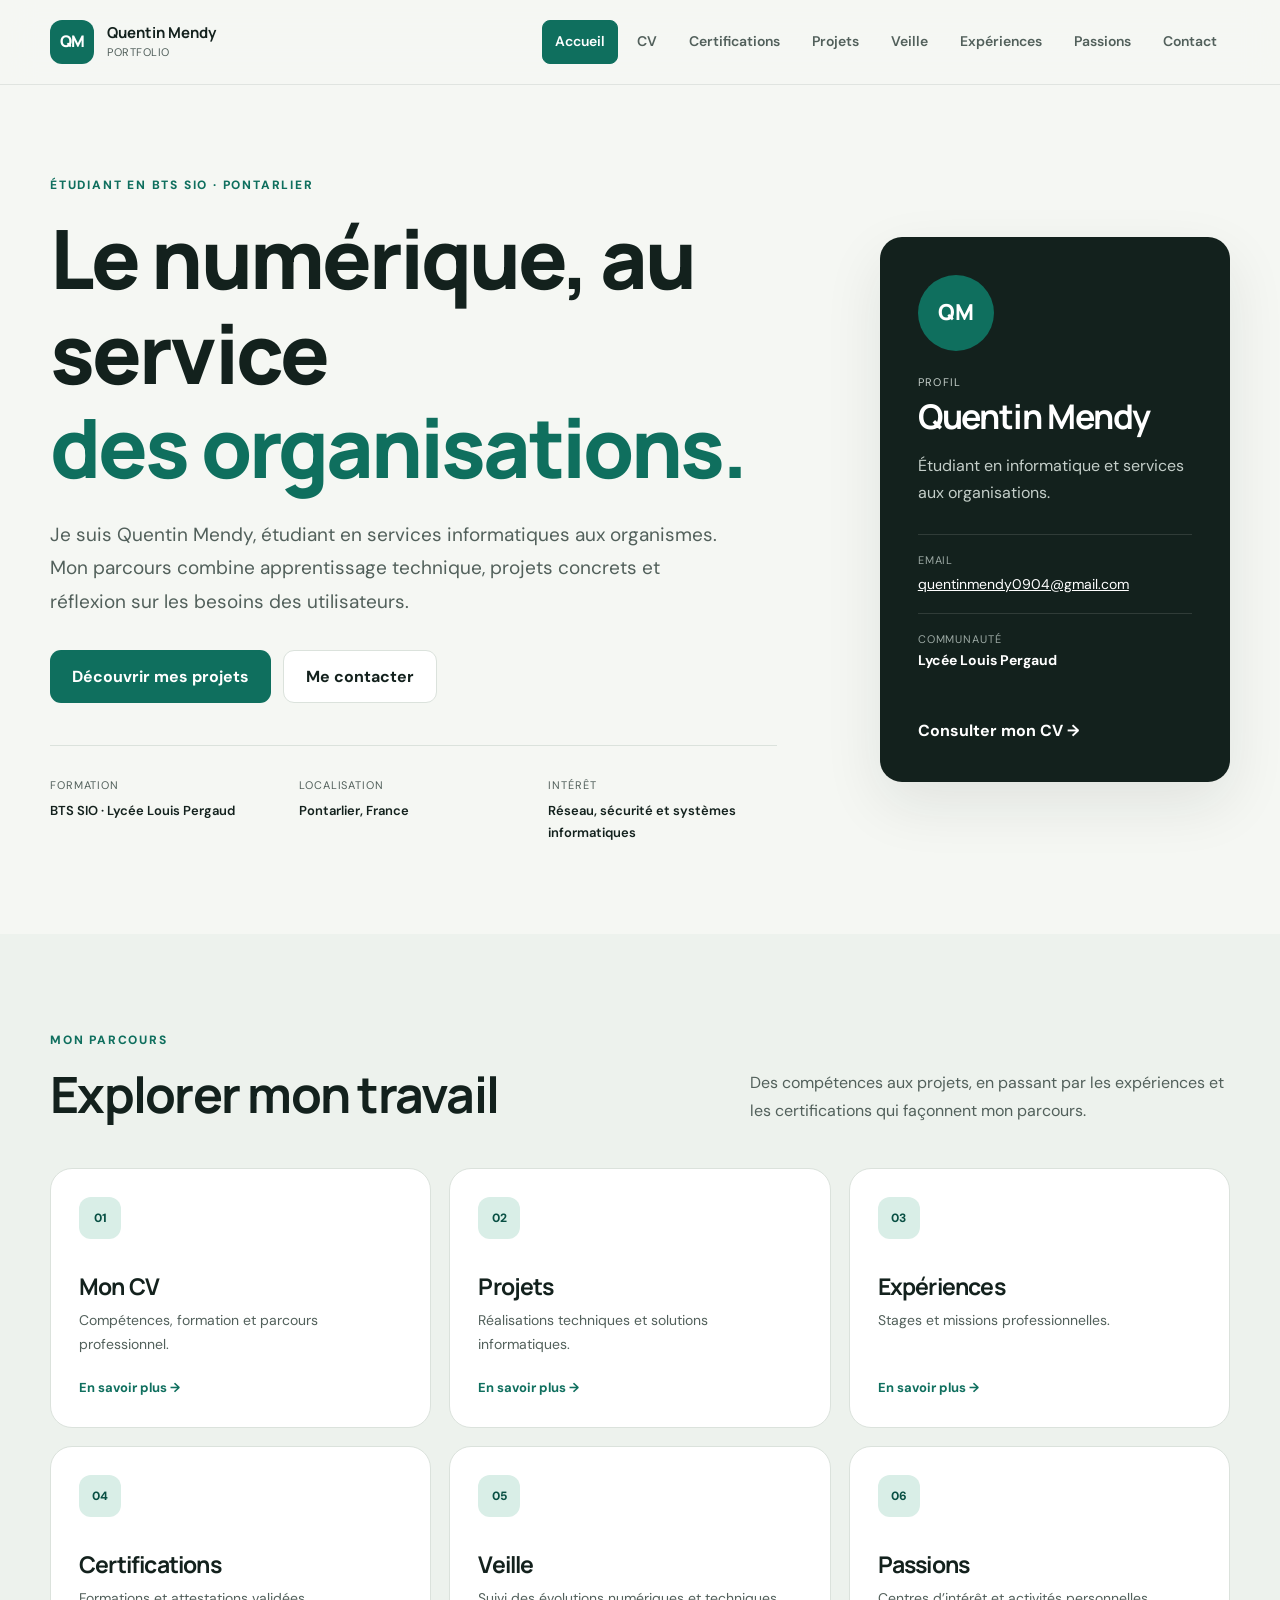
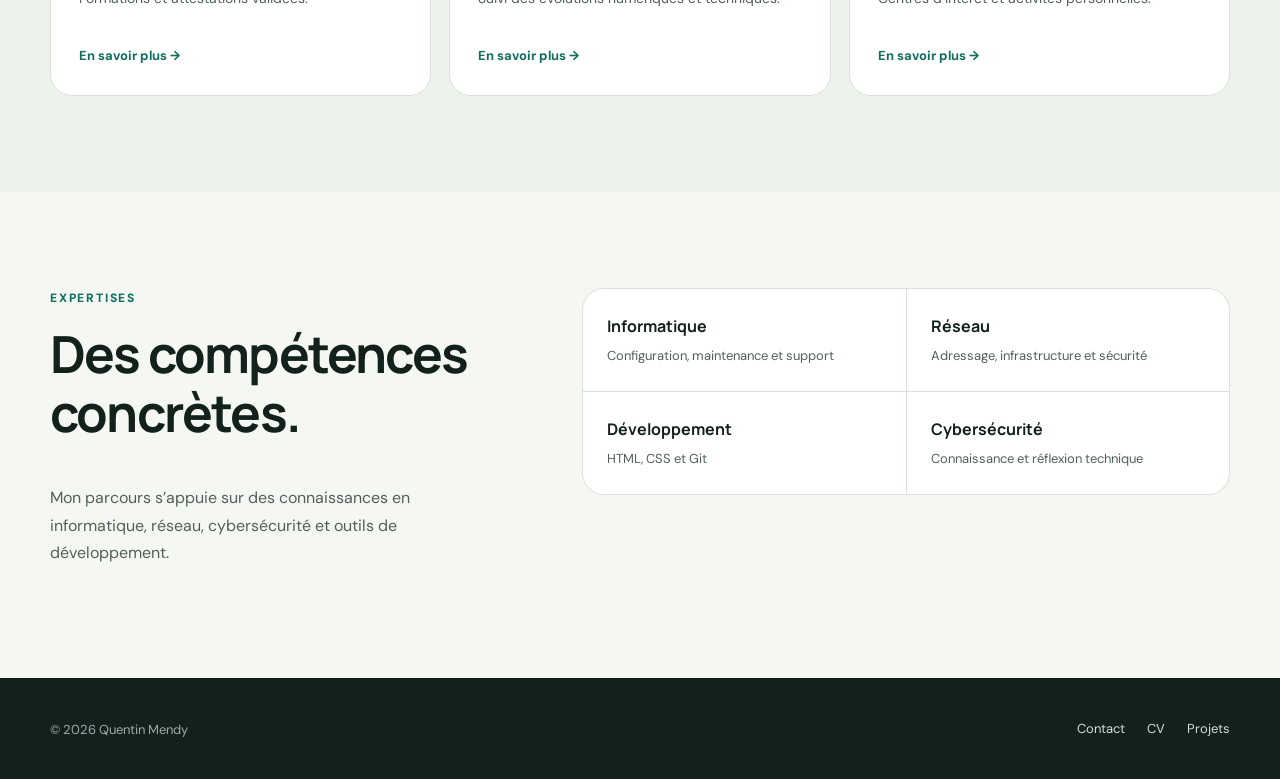
<file: PortFolio-Mendy-Quentin/Index.html>
<!doctype html>
<html lang="fr">
<head>
  <meta charset="utf-8">
  <meta name="viewport" content="width=device-width, initial-scale=1">
  <meta name="description" content="Portfolio de Quentin Mendy, étudiant en BTS SIO, avec ses compétences, projets, certifications et expériences.">
  <title>Accueil — Quentin Mendy</title>
  <link rel="stylesheet" href="portefolio.css">
</head>
<body>
  <a class="skip-link" href="#contenu">Aller au contenu</a>
  <header class="site-header">
    <div class="container header-inner">
      <a class="brand" href="Index.html" aria-label="Accueil du portfolio de Quentin Mendy">
        <span class="brand-mark" aria-hidden="true">QM</span>
        <span><strong>Quentin Mendy</strong><small>Portfolio</small></span>
      </a>
      <nav class="nav-principal" aria-label="Navigation principale">
        <a class="active" href="Index.html">Accueil</a>
        <a href="cv.html">CV</a>
        <a href="certifications.html">Certifications</a>
        <a href="projets.html">Projets</a>
        <a href="veille.html">Veille</a>
        <a href="experiences.html">Expériences</a>
        <a href="passions.html">Passions</a>
        <a href="contact.html">Contact</a>
      </nav>
    </div>
  </header>

  <main id="contenu">
    <section class="hero container">
      <div class="hero-copy reveal">
        <p class="eyebrow">Étudiant en BTS SIO · Pontarlier</p>
        <h1>Le numérique, au service<br><span>des organisations.</span></h1>
        <p class="hero-lead">Je suis Quentin Mendy, étudiant en services informatiques aux organismes. Mon parcours combine apprentissage technique, projets concrets et réflexion sur les besoins des utilisateurs.</p>
        <div class="hero-actions">
          <a class="button button-primary" href="projets.html">Découvrir mes projets</a>
          <a class="button button-secondary" href="contact.html">Me contacter</a>
        </div>
        <dl class="profile-meta">
          <div><dt>Formation</dt><dd>BTS SIO · Lycée Louis Pergaud</dd></div>
          <div><dt>Localisation</dt><dd>Pontarlier, France</dd></div>
          <div><dt>Intérêt</dt><dd>Réseau, sécurité et systèmes informatiques</dd></div>
        </dl>
      </div>
      <aside class="profile-card reveal" aria-label="Informations de profil">
        <div class="portrait" aria-hidden="true">QM</div>
        <p class="card-kicker">Profil</p>
        <h2>Quentin Mendy</h2>
        <p>Étudiant en informatique et services aux organisations.</p>
        <ul>
          <li><span>Email</span><a href="mailto:quentinmendy0904@gmail.com">quentinmendy0904@gmail.com</a></li>
          <li><span>Communauté</span><strong>Lycée Louis Pergaud</strong></li>
        </ul>
        <a class="text-link" href="cv.html">Consulter mon CV <span aria-hidden="true">→</span></a>
      </aside>
    </section>

    <section class="section section-muted" aria-labelledby="decouvrir-title">
      <div class="container">
        <div class="section-heading">
          <div><p class="eyebrow">Mon parcours</p><h2 id="decouvrir-title">Explorer mon travail</h2></div>
          <p>Des compétences aux projets, en passant par les expériences et les certifications qui façonnent mon parcours.</p>
        </div>
        <div class="cards-grid">
          <a class="feature-card" href="cv.html"><span class="card-icon" aria-hidden="true">01</span><h3>Mon CV</h3><p>Compétences, formation et parcours professionnel.</p><span class="arrow">En savoir plus →</span></a>
          <a class="feature-card" href="projets.html"><span class="card-icon" aria-hidden="true">02</span><h3>Projets</h3><p>Réalisations techniques et solutions informatiques.</p><span class="arrow">En savoir plus →</span></a>
          <a class="feature-card" href="experiences.html"><span class="card-icon" aria-hidden="true">03</span><h3>Expériences</h3><p>Stages et missions professionnelles.</p><span class="arrow">En savoir plus →</span></a>
          <a class="feature-card" href="certifications.html"><span class="card-icon" aria-hidden="true">04</span><h3>Certifications</h3><p>Formations et attestations validées.</p><span class="arrow">En savoir plus →</span></a>
          <a class="feature-card" href="veille.html"><span class="card-icon" aria-hidden="true">05</span><h3>Veille</h3><p>Suivi des évolutions numériques et techniques.</p><span class="arrow">En savoir plus →</span></a>
          <a class="feature-card" href="passions.html"><span class="card-icon" aria-hidden="true">06</span><h3>Passions</h3><p>Centres d’intérêt et activités personnelles.</p><span class="arrow">En savoir plus →</span></a>
        </div>
      </div>
    </section>

    <section class="section container focus-grid" aria-labelledby="competences-title">
      <div>
        <p class="eyebrow">Expertises</p>
        <h2 id="competences-title">Des compétences concrètes.</h2>
        <p>Mon parcours s’appuie sur des connaissances en informatique, réseau, cybersécurité et outils de développement.</p>
      </div>
      <div class="skill-list">
        <div><strong>Informatique</strong><span>Configuration, maintenance et support</span></div>
        <div><strong>Réseau</strong><span>Adressage, infrastructure et sécurité</span></div>
        <div><strong>Développement</strong><span>HTML, CSS et Git</span></div>
        <div><strong>Cybersécurité</strong><span>Connaissance et réflexion technique</span></div>
      </div>
    </section>
  </main>

  <footer class="site-footer">
    <div class="container footer-inner">
      <p>© 2026 Quentin Mendy</p>
      <nav aria-label="Liens du pied de page"><a href="contact.html">Contact</a><a href="cv.html">CV</a><a href="projets.html">Projets</a></nav>
    </div>
  </footer>
</body>
</html>
</file>
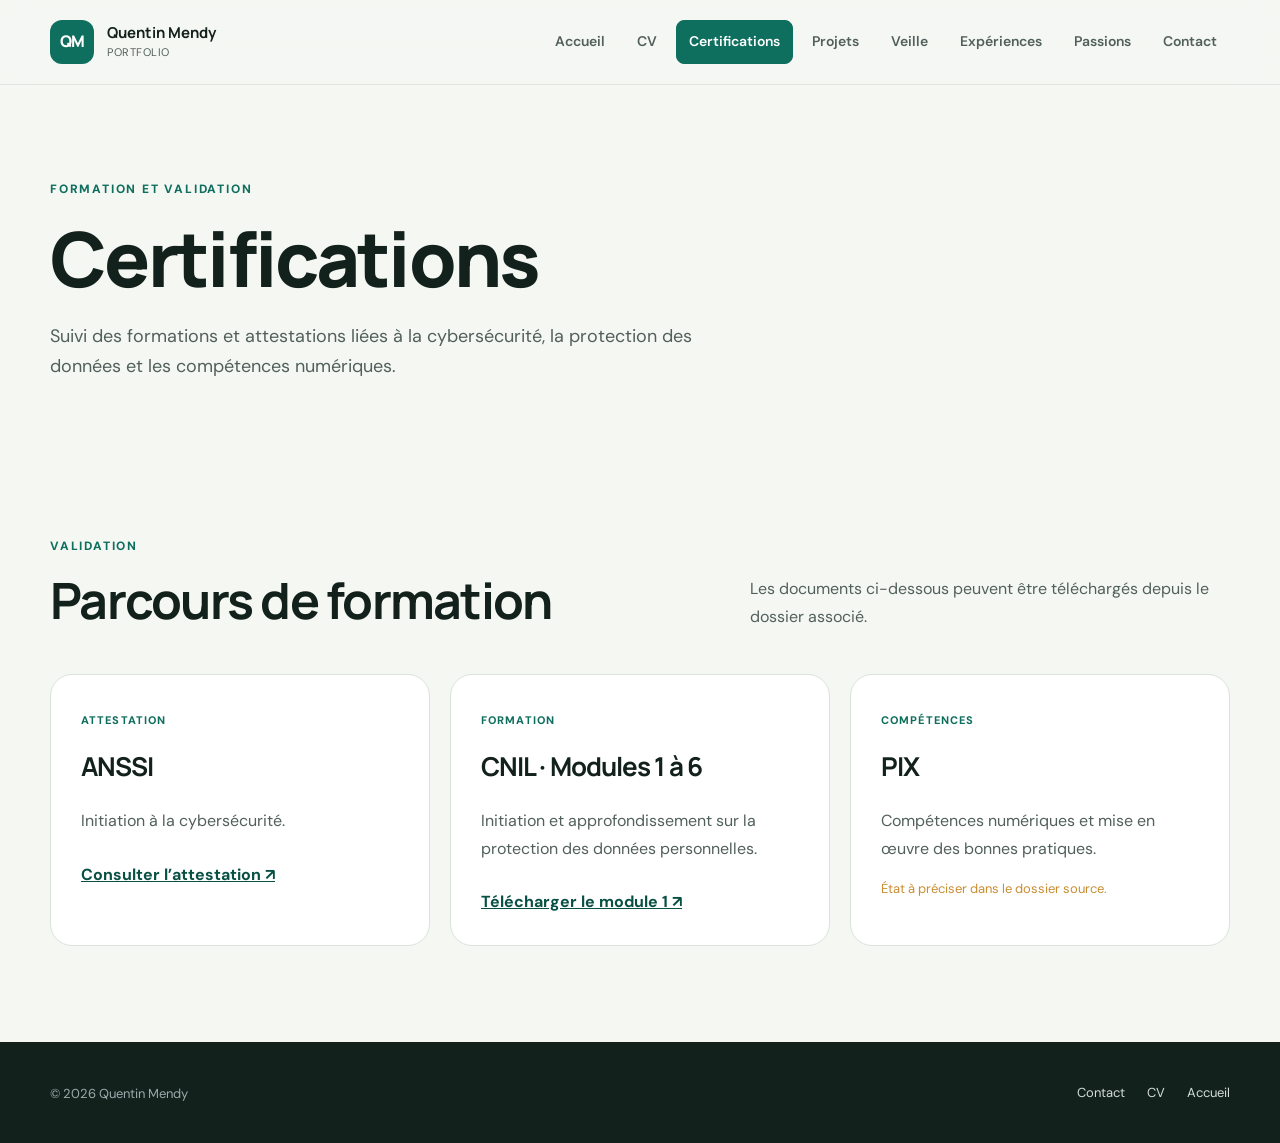
<file: PortFolio-Mendy-Quentin/certifications.html>
<!doctype html>
<html lang="fr">
<head>
  <meta charset="utf-8">
  <meta name="viewport" content="width=device-width, initial-scale=1">
  <meta name="description" content="Certifications, formations et attestations de Quentin Mendy en cybersécurité et numérique.">
  <title>Certifications — Quentin Mendy</title>
  <link rel="stylesheet" href="portefolio.css">
</head>
<body>
  <a class="skip-link" href="#contenu">Aller au contenu</a>
  <header class="site-header"><div class="container header-inner"><a class="brand" href="Index.html"><span class="brand-mark" aria-hidden="true">QM</span><span><strong>Quentin Mendy</strong><small>Portfolio</small></span></a><nav class="nav-principal" aria-label="Navigation principale"><a href="Index.html">Accueil</a><a href="cv.html">CV</a><a class="active" href="certifications.html">Certifications</a><a href="projets.html">Projets</a><a href="veille.html">Veille</a><a href="experiences.html">Expériences</a><a href="passions.html">Passions</a><a href="contact.html">Contact</a></nav></div></header>
  <main id="contenu">
    <section class="page-hero container"><p class="eyebrow">Formation et validation</p><h1>Certifications</h1><p>Suivi des formations et attestations liées à la cybersécurité, la protection des données et les compétences numériques.</p></section>
    <section class="section container">
      <div class="section-heading"><div><p class="eyebrow">Validation</p><h2>Parcours de formation</h2></div><p>Les documents ci-dessous peuvent être téléchargés depuis le dossier associé.</p></div>
      <div class="certification-grid">
        <article class="credential-card"><span class="credential-status">Attestation</span><h3>ANSSI</h3><p>Initiation à la cybersécurité.</p><a href="Images/MENDY_Quentin_SIO1_Attestation-ANSSI.pdf" target="_blank" rel="noopener">Consulter l’attestation ↗</a></article>
        <article class="credential-card"><span class="credential-status">Formation</span><h3>CNIL · Modules 1 à 6</h3><p>Initiation et approfondissement sur la protection des données personnelles.</p><a href="Images/MENDY_Quentin_SIO1_Attestation-CNIL_Module1.pdf" target="_blank" rel="noopener">Télécharger le module 1 ↗</a></article>
        <article class="credential-card"><span class="credential-status">Compétences</span><h3>PIX</h3><p>Compétences numériques et mise en œuvre des bonnes pratiques.</p><p class="status-note">État à préciser dans le dossier source.</p></article>
      </div>
    </section>
  </main>
  <footer class="site-footer"><div class="container footer-inner"><p>© 2026 Quentin Mendy</p><nav aria-label="Liens du pied de page"><a href="contact.html">Contact</a><a href="cv.html">CV</a><a href="Index.html">Accueil</a></nav></div></footer>
</body>
</html>
</file>
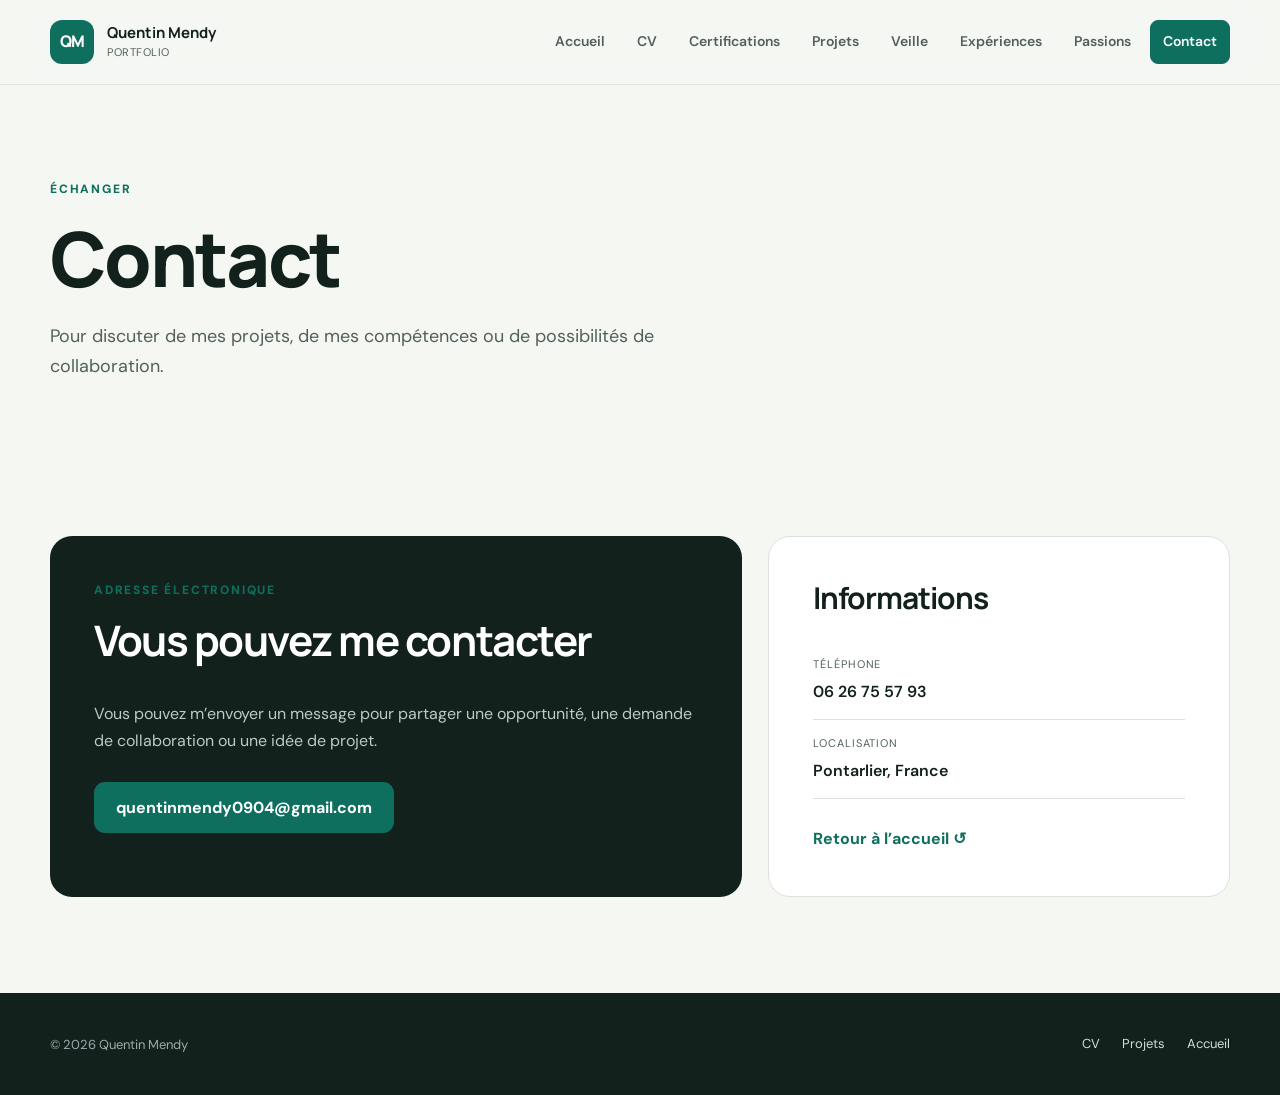
<file: PortFolio-Mendy-Quentin/contact.html>
﻿<!doctype html>
<html lang="fr">
<head>
  <meta charset="utf-8">
  <meta name="viewport" content="width=device-width, initial-scale=1">
  <meta name="description" content="Contactez Quentin Mendy pour échanger sur ses projets, compétences et expériences professionnelles.">
  <title>Contact — Quentin Mendy</title>
  <link rel="stylesheet" href="portefolio.css">
</head>
<body>
  <a class="skip-link" href="#contenu">Aller au contenu</a>
  <header class="site-header"><div class="container header-inner"><a class="brand" href="Index.html"><span class="brand-mark" aria-hidden="true">QM</span><span><strong>Quentin Mendy</strong><small>Portfolio</small></span></a><nav class="nav-principal" aria-label="Navigation principale"><a href="Index.html">Accueil</a><a href="cv.html">CV</a><a href="certifications.html">Certifications</a><a href="projets.html">Projets</a><a href="veille.html">Veille</a><a href="experiences.html">Expériences</a><a href="passions.html">Passions</a><a class="active" href="contact.html">Contact</a></nav></div></header>
  <main id="contenu">
    <section class="page-hero container"><p class="eyebrow">Échanger</p><h1>Contact</h1><p>Pour discuter de mes projets, de mes compétences ou de possibilités de collaboration.</p></section>
    <section class="section container contact-layout">
      <div class="contact-panel"><p class="eyebrow">Adresse électronique</p><h2>Vous pouvez me contacter</h2><p>Vous pouvez m’envoyer un message pour partager une opportunité, une demande de collaboration ou une idée de projet.</p><a class="button button-primary" href="mailto:quentinmendy0904@gmail.com">quentinmendy0904@gmail.com</a></div>
      <aside class="contact-details"><h2>Informations</h2><dl><div><dt>Téléphone</dt><dd>06 26 75 57 93</dd></div><div><dt>Localisation</dt><dd>Pontarlier, France</dd></div></dl><a class="text-link" href="Index.html">Retour à l’accueil ↺</a></aside>
    </section>
  </main>
  <footer class="site-footer"><div class="container footer-inner"><p>© 2026 Quentin Mendy</p><nav aria-label="Liens du pied de page"><a href="cv.html">CV</a><a href="projets.html">Projets</a><a href="Index.html">Accueil</a></nav></div></footer>
</body>
</html>
</file>
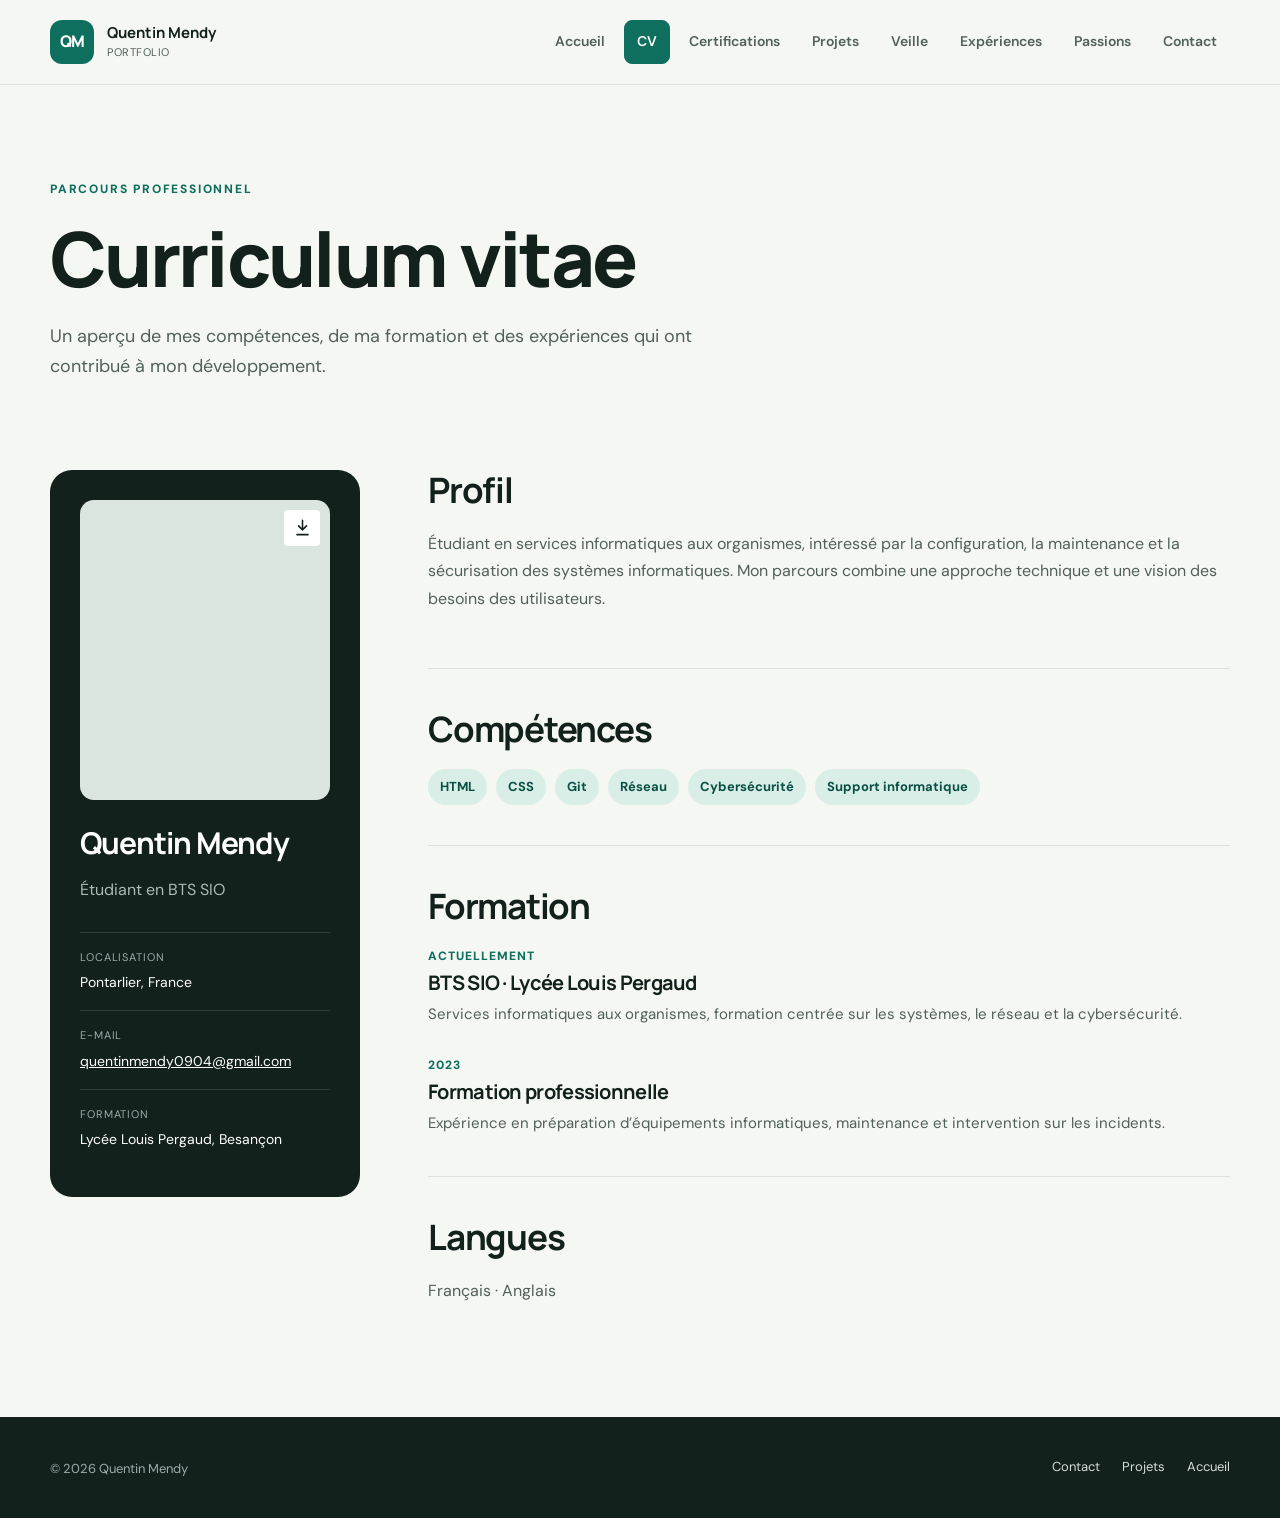
<file: PortFolio-Mendy-Quentin/cv.html>
<!doctype html>
<html lang="fr">
<head>
  <meta charset="utf-8">
  <meta name="viewport" content="width=device-width, initial-scale=1">
  <meta name="description" content="Curriculum vitae de Quentin Mendy, étudiant en BTS SIO et passionné par l’informatique, le réseau et la cybersécurité.">
  <title>CV — Quentin Mendy</title>
  <link rel="stylesheet" href="portefolio.css">
</head>
<body>
  <a class="skip-link" href="#contenu">Aller au contenu</a>
  <header class="site-header">
    <div class="container header-inner">
      <a class="brand" href="Index.html"><span class="brand-mark" aria-hidden="true">QM</span><span><strong>Quentin Mendy</strong><small>Portfolio</small></span></a>
      <nav class="nav-principal" aria-label="Navigation principale"><a href="Index.html">Accueil</a><a class="active" href="cv.html">CV</a><a href="certifications.html">Certifications</a><a href="projets.html">Projets</a><a href="veille.html">Veille</a><a href="experiences.html">Expériences</a><a href="passions.html">Passions</a><a href="contact.html">Contact</a></nav>
    </div>
  </header>

  <main id="contenu">
    <section class="page-hero container">
      <p class="eyebrow">Parcours professionnel</p>
      <h1>Curriculum vitae</h1>
      <p>Un aperçu de mes compétences, de ma formation et des expériences qui ont contribué à mon développement.</p>
    </section>

    <section class="section container cv-layout" aria-labelledby="profile-title">
      <aside class="cv-aside">
        <div class="cv-photo">
          <iframe src="Images/Quentin_Mendy_CV.pdf" title="Aperçu du CV" tabindex="-1"></iframe>
          <a class="cv-preview-open" href="Images/Quentin_Mendy_CV.pdf" target="_blank" rel="noopener" aria-label="Ouvrir le CV en grand dans un nouvel onglet"></a>
          <a class="cv-download" href="Images/Quentin_Mendy_CV.pdf" download aria-label="Télécharger le CV" title="Télécharger le CV">
            <svg viewBox="0 0 24 24" aria-hidden="true"><path d="M12 3v12m0 0 5-5m-5 5-5-5M5 21h14" /></svg>
          </a>
        </div>
        <h2 id="profile-title">Quentin Mendy</h2>
        <p>Étudiant en BTS SIO</p>
        <dl class="contact-list">
          <div><dt>Localisation</dt><dd>Pontarlier, France</dd></div>
          <div><dt>E-mail</dt><dd><a href="mailto:quentinmendy0904@gmail.com">quentinmendy0904@gmail.com</a></dd></div>
          <div><dt>Formation</dt><dd>Lycée Louis Pergaud, Besançon</dd></div>
        </dl>
      </aside>
      <div class="cv-content">
        <section class="cv-section"><h2>Profil</h2><p>Étudiant en services informatiques aux organismes, intéressé par la configuration, la maintenance et la sécurisation des systèmes informatiques. Mon parcours combine une approche technique et une vision des besoins des utilisateurs.</p></section>
        <section class="cv-section"><h2>Compétences</h2><div class="tag-list"><span>HTML</span><span>CSS</span><span>Git</span><span>Réseau</span><span>Cybersécurité</span><span>Support informatique</span></div></section>
        <section class="cv-section"><h2>Formation</h2><article class="timeline-item"><p class="timeline-date">Actuellement</p><h3>BTS SIO · Lycée Louis Pergaud</h3><p>Services informatiques aux organismes, formation centrée sur les systèmes, le réseau et la cybersécurité.</p></article><article class="timeline-item"><p class="timeline-date">2023</p><h3>Formation professionnelle</h3><p>Expérience en préparation d’équipements informatiques, maintenance et intervention sur les incidents.</p></article></section>
        <section class="cv-section"><h2>Langues</h2><p>Français · Anglais</p></section>
      </div>
    </section>
  </main>

  <footer class="site-footer"><div class="container footer-inner"><p>© 2026 Quentin Mendy</p><nav aria-label="Liens du pied de page"><a href="contact.html">Contact</a><a href="projets.html">Projets</a><a href="Index.html">Accueil</a></nav></div></footer>
</body>
</html>
</file>
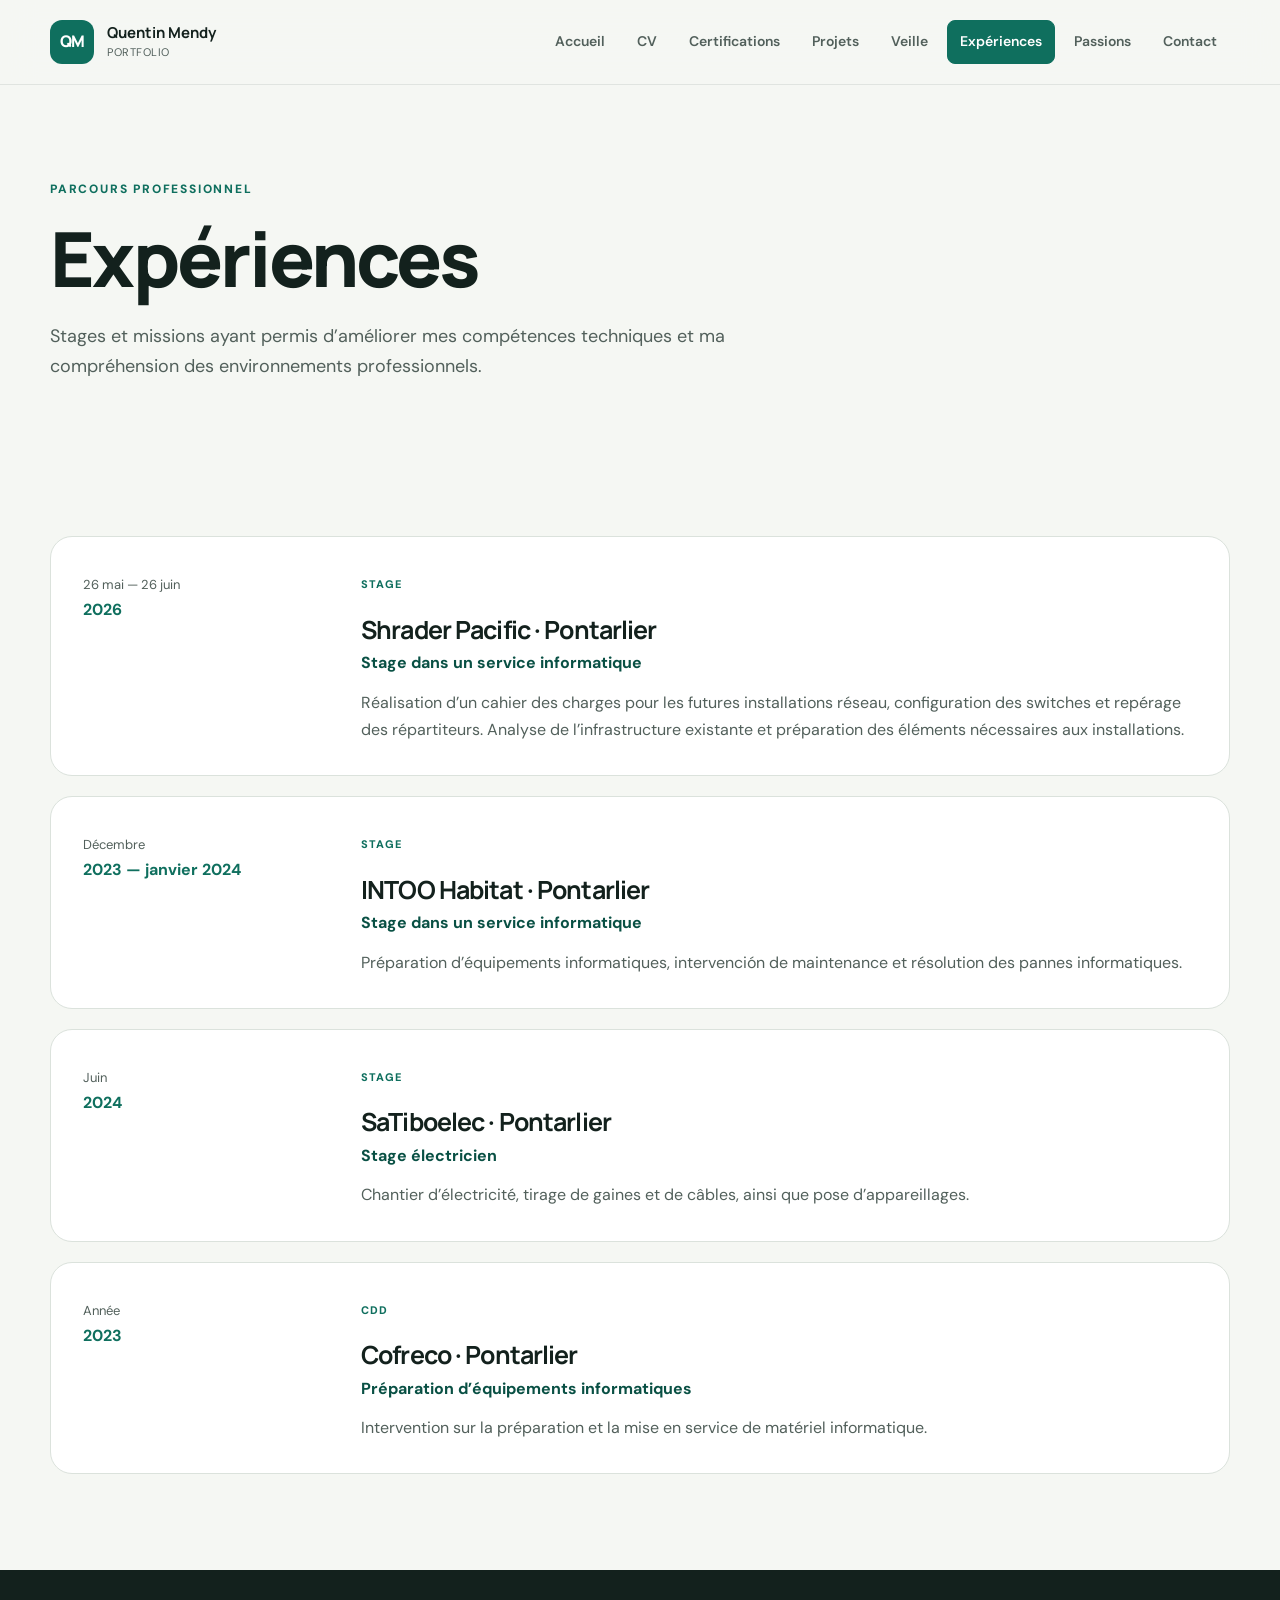
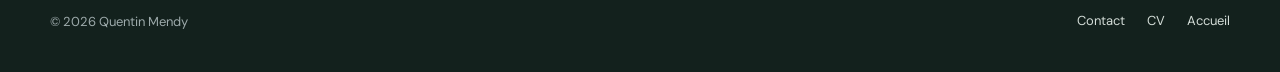
<file: PortFolio-Mendy-Quentin/experiences.html>
<!doctype html>
<html lang="fr">
<head>
  <meta charset="utf-8">
  <meta name="viewport" content="width=device-width, initial-scale=1">
  <meta name="description" content="Expériences professionnelles et stages de Quentin Mendy en services informatiques, réseau et électricité.">
  <title>Expériences — Quentin Mendy</title>
  <link rel="stylesheet" href="portefolio.css">
</head>
<body>
  <a class="skip-link" href="#contenu">Aller au contenu</a>
  <header class="site-header"><div class="container header-inner"><a class="brand" href="Index.html"><span class="brand-mark" aria-hidden="true">QM</span><span><strong>Quentin Mendy</strong><small>Portfolio</small></span></a><nav class="nav-principale" aria-label="Navigation principale"><a href="Index.html">Accueil</a><a href="cv.html">CV</a><a href="certifications.html">Certifications</a><a href="projets.html">Projets</a><a href="veille.html">Veille</a><a class="active" href="experiences.html">Expériences</a><a href="passions.html">Passions</a><a href="contact.html">Contact</a></nav></div></header>
  <main id="contenu">
    <section class="page-hero container"><p class="eyebrow">Parcours professionnel</p><h1>Expériences</h1><p>Stages et missions ayant permis d’améliorer mes compétences techniques et ma compréhension des environnements professionnels.</p></section>
    <section class="section container">
      <div class="experience-list">
        <article class="experience-item"><div class="experience-date"><span>26 mai — 26 juin</span><strong>2026</strong></div><div><span class="project-type">Stage</span><h2>Shrader Pacific · Pontarlier</h2><p class="experience-role">Stage dans un service informatique</p><p>Réalisation d’un cahier des charges pour les futures installations réseau, configuration des switches et repérage des répartiteurs. Analyse de l’infrastructure existante et préparation des éléments nécessaires aux installations.</p></div></article>
        <article class="experience-item"><div class="experience-date"><span>Décembre</span><strong>2023 — janvier 2024</strong></div><div><span class="project-type">Stage</span><h2>INTOO Habitat · Pontarlier</h2><p class="experience-role">Stage dans un service informatique</p><p>Préparation d’équipements informatiques, intervención de maintenance et résolution des pannes informatiques.</p></div></article>
        <article class="experience-item"><div class="experience-date"><span>Juin</span><strong>2024</strong></div><div><span class="project-type">Stage</span><h2>SaTiboelec · Pontarlier</h2><p class="experience-role">Stage électricien</p><p>Chantier d’électricité, tirage de gaines et de câbles, ainsi que pose d’appareillages.</p></div></article>
        <article class="experience-item"><div class="experience-date"><span>Année</span><strong>2023</strong></div><div><span class="project-type">CDD</span><h2>Cofreco · Pontarlier</h2><p class="experience-role">Préparation d’équipements informatiques</p><p>Intervention sur la préparation et la mise en service de matériel informatique.</p></div></article>
      </div>
    </section>
  </main>
  <footer class="site-footer"><div class="container footer-inner"><p>© 2026 Quentin Mendy</p><nav aria-label="Liens du pied de page"><a href="contact.html">Contact</a><a href="cv.html">CV</a><a href="Index.html">Accueil</a></nav></div></footer>
</body>
</html>
</file>
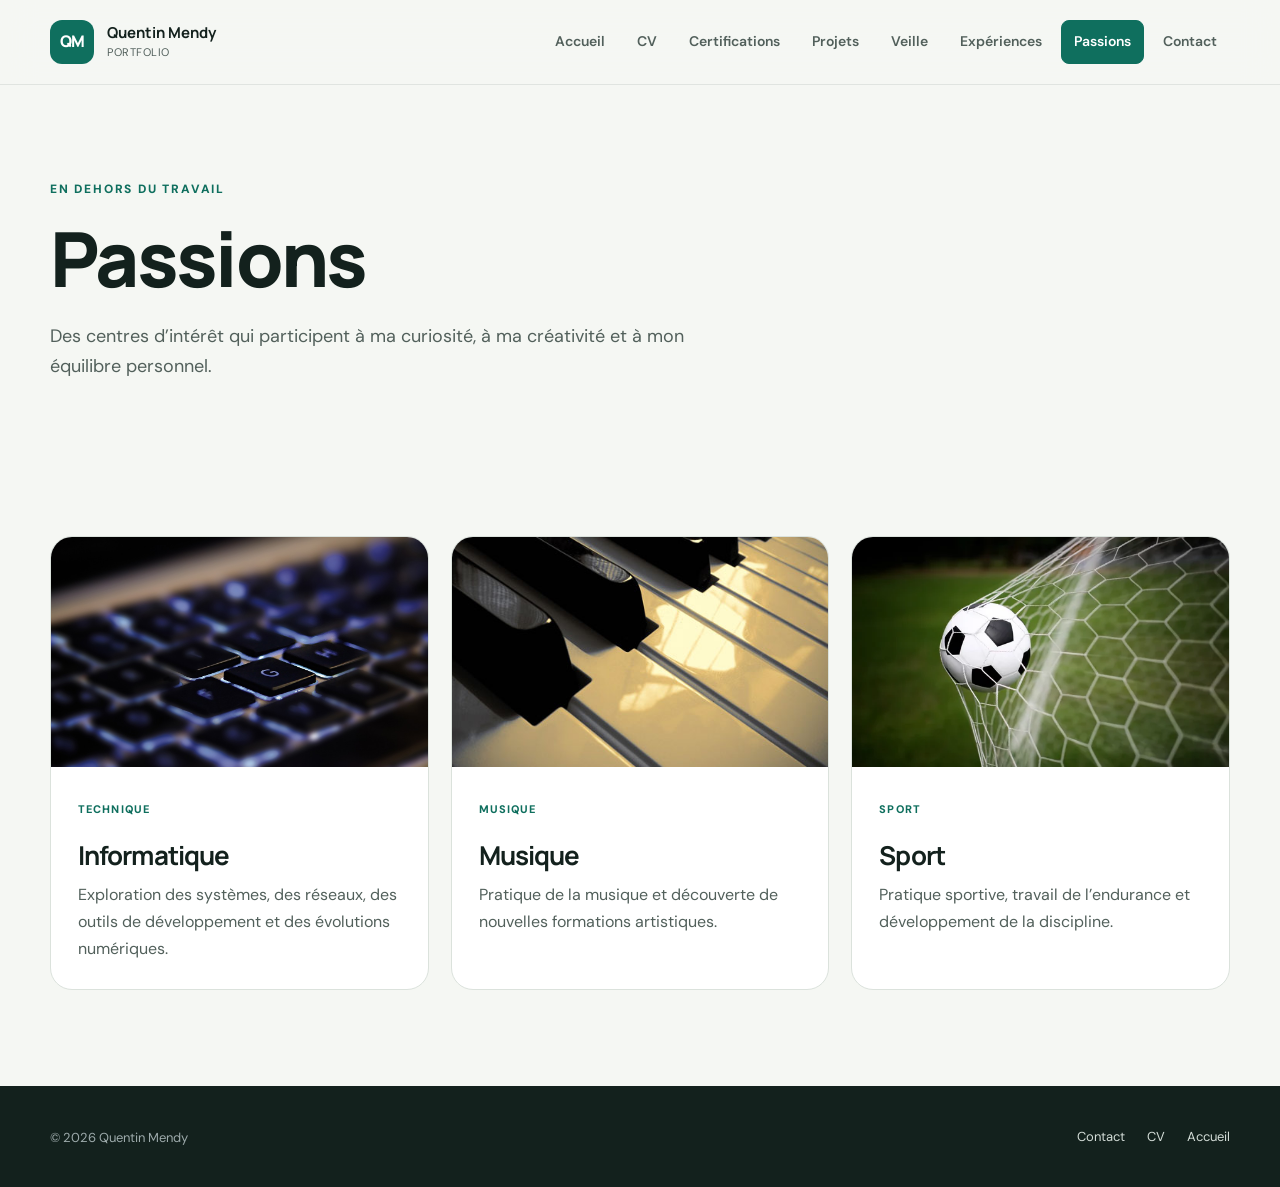
<file: PortFolio-Mendy-Quentin/passions.html>
<!doctype html>
<html lang="fr">
<head>
  <meta charset="utf-8">
  <meta name="viewport" content="width=device-width, initial-scale=1">
  <meta name="description" content="Passions et centres d’intérêt de Quentin Mendy : informatique, musique et sport.">
  <title>Passions — Quentin Mendy</title>
  <link rel="stylesheet" href="portefolio.css">
</head>
<body>
  <a class="skip-link" href="#contenu">Aller au contenu</a>
  <header class="site-header"><div class="container header-inner"><a class="brand" href="Index.html"><span class="brand-mark" aria-hidden="true">QM</span><span><strong>Quentin Mendy</strong><small>Portfolio</small></span></a><nav class="nav-principale" aria-label="Navigation principale"><a href="Index.html">Accueil</a><a href="cv.html">CV</a><a href="certifications.html">Certifications</a><a href="projets.html">Projets</a><a href="veille.html">Veille</a><a href="experiences.html">Expériences</a><a class="active" href="passions.html">Passions</a><a href="contact.html">Contact</a></nav></div></header>
  <main id="contenu">
    <section class="page-hero container"><p class="eyebrow">En dehors du travail</p><h1>Passions</h1><p>Des centres d’intérêt qui participent à ma curiosité, à ma créativité et à mon équilibre personnel.</p></section>
    <section class="section container">
      <div class="passions-grid">
        <article class="passion-card"><div class="passion-image"><img src="Images/info.jpg" alt="Équipement informatique"></div><div><span class="project-type">Technique</span><h2>Informatique</h2><p>Exploration des systèmes, des réseaux, des outils de développement et des évolutions numériques.</p></div></article>
        <article class="passion-card"><div class="passion-image"><img src="Images/piano.jpg" alt="Piano"></div><div><span class="project-type">Musique</span><h2>Musique</h2><p>Pratique de la musique et découverte de nouvelles formations artistiques.</p></div></article>
        <article class="passion-card"><div class="passion-image"><img src="Images/Foot.jpg" alt="Football"></div><div><span class="project-type">Sport</span><h2>Sport</h2><p>Pratique sportive, travail de l’endurance et développement de la discipline.</p></div></article>
      </div>
    </section>
  </main>
  <footer class="site-footer"><div class="container footer-inner"><p>© 2026 Quentin Mendy</p><nav aria-label="Liens du pied de page"><a href="contact.html">Contact</a><a href="cv.html">CV</a><a href="Index.html">Accueil</a></nav></div></footer>
</body>
</html>
</file>
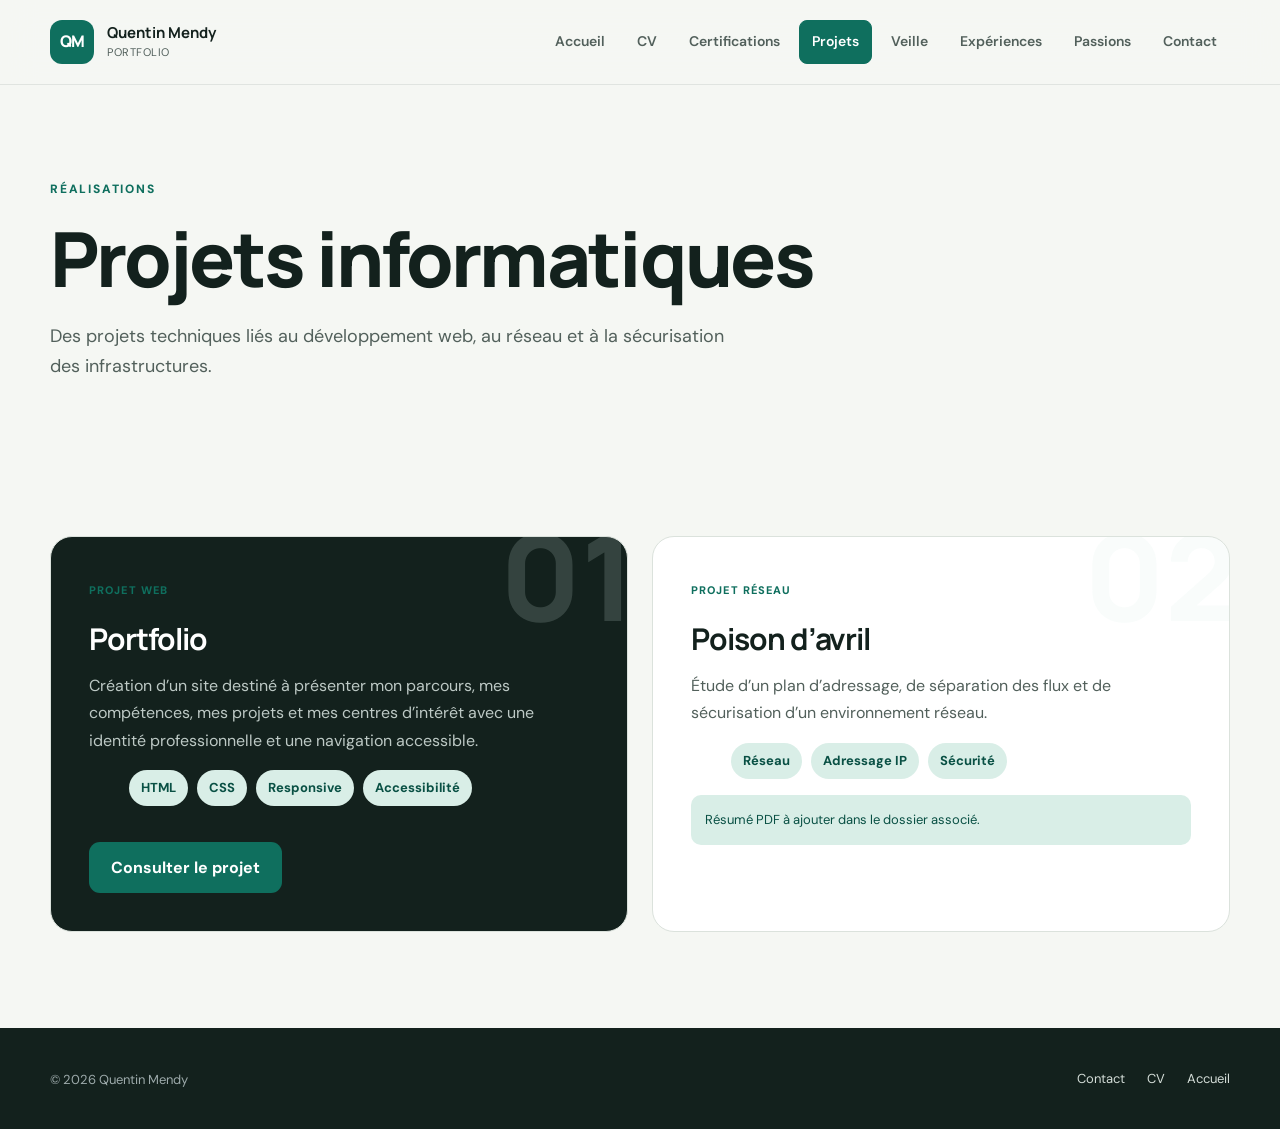
<file: PortFolio-Mendy-Quentin/projets.html>
<!doctype html>
<html lang="fr">
<head>
  <meta charset="utf-8">
  <meta name="viewport" content="width=device-width, initial-scale=1">
  <meta name="description" content="Projets informatiques de Quentin Mendy : portfolio web, plan d’adressage et sécurisation du réseau.">
  <title>Projets — Quentin Mendy</title>
  <link rel="stylesheet" href="portefolio.css">
</head>
<body>
  <a class="skip-link" href="#contenu">Aller au contenu</a>
  <header class="site-header"><div class="container header-inner"><a class="brand" href="Index.html"><span class="brand-mark" aria-hidden="true">QM</span><span><strong>Quentin Mendy</strong><small>Portfolio</small></span></a><nav class="nav-principal" aria-label="Navigation principale"><a href="Index.html">Accueil</a><a href="cv.html">CV</a><a href="certifications.html">Certifications</a><a class="active" href="projets.html">Projets</a><a href="veille.html">Veille</a><a href="experiences.html">Expériences</a><a href="passions.html">Passions</a><a href="contact.html">Contact</a></nav></div></header>
  <main id="contenu">
    <section class="page-hero container"><p class="eyebrow">Réalisations</p><h1>Projets informatiques</h1><p>Des projets techniques liés au développement web, au réseau et à la sécurisation des infrastructures.</p></section>
    <section class="section container">
      <div class="project-grid">
        <article class="project-card project-card-featured"><div class="project-number">01</div><div class="project-body"><span class="project-type">Projet web</span><h2>Portfolio</h2><p>Création d’un site destiné à présenter mon parcours, mes compétences, mes projets et mes centres d’intérêt avec une identité professionnelle et une navigation accessible.</p><ul class="tag-list"><span>HTML</span><span>CSS</span><span>Responsive</span><span>Accessibilité</span></ul><a class="button button-primary" href="Index.html">Consulter le projet</a></div></article>
        <article class="project-card"><div class="project-number">02</div><div class="project-body"><span class="project-type">Projet réseau</span><h2>Poison d’avril</h2><p>Étude d’un plan d’adressage, de séparation des flux et de sécurisation d’un environnement réseau.</p><ul class="tag-list"><span>Réseau</span><span>Adressage IP</span><span>Sécurité</span></ul><p class="project-note">Résumé PDF à ajouter dans le dossier associé.</p></div></article>
      </div>
    </section>
  </main>
  <footer class="site-footer"><div class="container footer-inner"><p>© 2026 Quentin Mendy</p><nav aria-label="Liens du pied de page"><a href="contact.html">Contact</a><a href="cv.html">CV</a><a href="Index.html">Accueil</a></nav></div></footer>
</body>
</html>
</file>
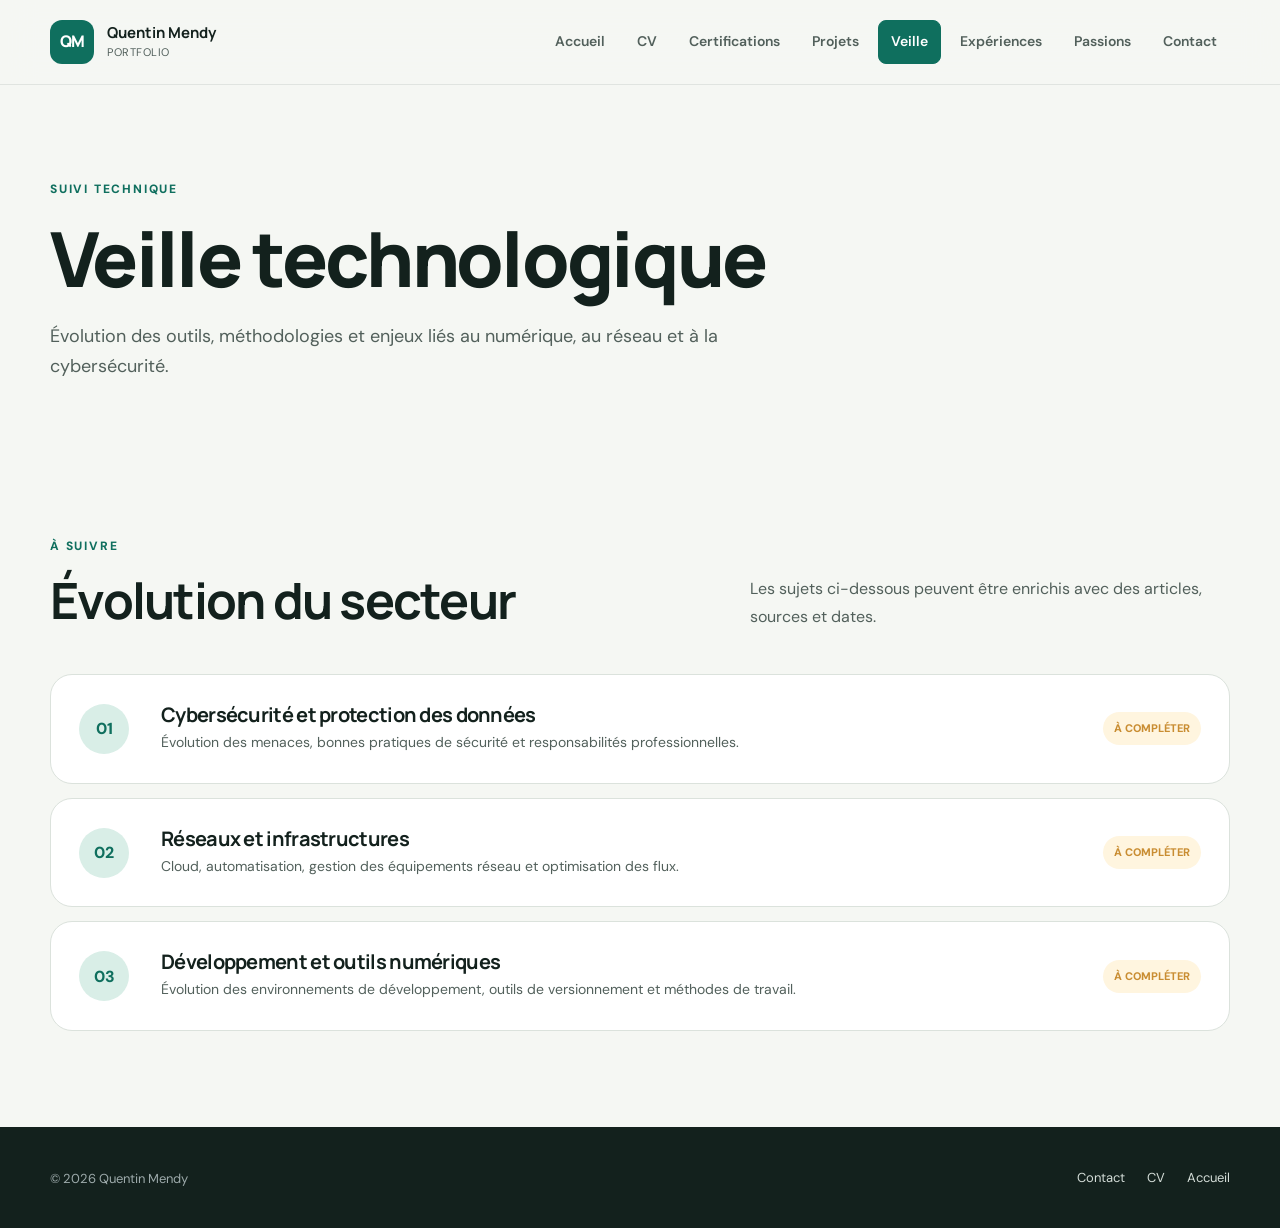
<file: PortFolio-Mendy-Quentin/veille.html>
<!doctype html>
<html lang="fr">
<head>
  <meta charset="utf-8">
  <meta name="viewport" content="width=device-width, initial-scale=1">
  <meta name="description" content="Veille technologique de Quentin Mendy sur les évolutions du numérique, du réseau et de la cybersécurité.">
  <title>Veille — Quentin Mendy</title>
  <link rel="stylesheet" href="portefolio.css">
</head>
<body>
  <a class="skip-link" href="#contenu">Aller au contenu</a>
  <header class="site-header"><div class="container header-inner"><a class="brand" href="Index.html"><span class="brand-mark" aria-hidden="true">QM</span><span><strong>Quentin Mendy</strong><small>Portfolio</small></span></a><nav class="nav-principal" aria-label="Navigation principale"><a href="Index.html">Accueil</a><a href="cv.html">CV</a><a href="certifications.html">Certifications</a><a href="projets.html">Projets</a><a class="active" href="veille.html">Veille</a><a href="experiences.html">Expériences</a><a href="passions.html">Passions</a><a href="contact.html">Contact</a></nav></div></header>
  <main id="contenu">
    <section class="page-hero container"><p class="eyebrow">Suivi technique</p><h1>Veille technologique</h1><p>Évolution des outils, méthodologies et enjeux liés au numérique, au réseau et à la cybersécurité.</p></section>
    <section class="section container">
      <div class="section-heading"><div><p class="eyebrow">À suivre</p><h2>Évolution du secteur</h2></div><p>Les sujets ci-dessous peuvent être enrichis avec des articles, sources et dates.</p></div>
      <div class="watchlist">
        <article><span class="watch-number">01</span><div><h3>Cybersécurité et protection des données</h3><p>Évolution des menaces, bonnes pratiques de sécurité et responsabilités professionnelles.</p></div><span class="status-pill">À compléter</span></article>
        <article><span class="watch-number">02</span><div><h3>Réseaux et infrastructures</h3><p>Cloud, automatisation, gestion des équipements réseau et optimisation des flux.</p></div><span class="status-pill">À compléter</span></article>
        <article><span class="watch-number">03</span><div><h3>Développement et outils numériques</h3><p>Évolution des environnements de développement, outils de versionnement et méthodes de travail.</p></div><span class="status-pill">À compléter</span></article>
      </div>
    </section>
  </main>
  <footer class="site-footer"><div class="container footer-inner"><p>© 2026 Quentin Mendy</p><nav aria-label="Liens du pied de page"><a href="contact.html">Contact</a><a href="cv.html">CV</a><a href="Index.html">Accueil</a></nav></div></footer>
</body>
</html>
</file>
<file: PortFolio-Mendy-Quentin/portefolio.css>
@import url('https://fonts.googleapis.com/css2?family=DM+Sans:wght@400;500;600;700&family=Manrope:wght@500;600;700;800&display=swap');

:root {
  --ink: #13211d;
  --ink-soft: #52605b;
  --paper: #f5f7f3;
  --white: #ffffff;
  --line: #dbe2dc;
  --accent: #0f6f5e;
  --accent-dark: #095044;
  --accent-light: #d9eee7;
  --gold: #c98d32;
  --shadow: 0 22px 60px rgba(19, 33, 29, .09);
  --radius: 22px;
}

* { box-sizing: border-box; }
html { scroll-behavior: smooth; }
body { margin: 0; color: var(--ink); background: var(--paper); font-family: "DM Sans", Arial, sans-serif; font-size: 16px; line-height: 1.7; -webkit-font-smoothing: antialiased; }
a { color: var(--accent-dark); }
img { max-width: 100%; display: block; }
button, a { -webkit-tap-highlight-color: transparent; }
.container { width: min(1180px, calc(100% - 48px)); margin-inline: auto; }
.section { padding: 96px 0; }
.section-muted { background: #edf2ed; }

.skip-link { position: fixed; left: 16px; top: -80px; z-index: 100; padding: 12px 18px; background: var(--ink); color: var(--white); border-radius: 8px; transition: top .2s; }
.skip-link:focus { top: 16px; }
.site-header { position: sticky; top: 0; z-index: 50; background: rgba(245, 247, 243, .92); border-bottom: 1px solid rgba(19,33,29,.09); backdrop-filter: blur(16px); }
.header-inner { min-height: 84px; display: flex; align-items: center; justify-content: space-between; gap: 32px; }
.brand { display: inline-flex; align-items: center; gap: 13px; color: var(--ink); text-decoration: none; white-space: nowrap; }
.brand-mark { width: 44px; height: 44px; display: grid; place-items: center; color: var(--white); background: var(--accent); border-radius: 12px; font-family: "Manrope", sans-serif; font-weight: 800; letter-spacing: -.04em; }
.brand strong, .brand small { display: block; line-height: 1.2; }
.brand strong { font-family: "Manrope", sans-serif; font-size: 15px; }
.brand small { color: var(--ink-soft); font-size: 11px; margin-top: 4px; letter-spacing: .05em; text-transform: uppercase; }
.nav-principale, .nav-principal { display: flex; align-items: center; gap: 6px; }
.nav-principale a, .nav-principal a { padding: 9px 12px; color: var(--ink-soft); border: 1px solid transparent; border-radius: 8px; text-decoration: none; font-size: 14px; font-weight: 600; }
.nav-principale a:hover, .nav-principal a:hover { color: var(--accent-dark); background: var(--accent-light); }
.nav-principale a:focus-visible, .nav-principal a:focus-visible { outline: 2px solid var(--gold); outline-offset: 2px; }
.nav-principale a.active, .nav-principal a.active { color: var(--white); background: var(--accent); border-color: var(--accent); }

.hero { min-height: calc(100vh - 84px); padding: 90px 0; display: grid; grid-template-columns: minmax(0, 1.35fr) minmax(300px, .65fr); gap: clamp(48px, 8vw, 110px); align-items: center; }
.eyebrow { margin: 0 0 16px; color: var(--accent); font-size: 12px; font-weight: 800; letter-spacing: .15em; text-transform: uppercase; }
h1, h2, h3 { margin-top: 0; font-family: "Manrope", sans-serif; line-height: 1.15; letter-spacing: -.035em; }
h1 { max-width: 800px; margin-bottom: 24px; font-size: clamp(48px, 6.4vw, 88px); font-weight: 800; }
h1 span { color: var(--accent); }
h2 { font-size: clamp(34px, 4vw, 52px); }
h3 { font-size: 21px; }
.hero-lead { max-width: 680px; color: var(--ink-soft); font-size: 19px; line-height: 1.75; }
.hero-actions { display: flex; flex-wrap: wrap; gap: 12px; margin: 32px 0 42px; }
.button { display: inline-flex; align-items: center; justify-content: center; min-height: 48px; padding: 12px 22px; border-radius: 11px; text-decoration: none; font-weight: 700; transition: transform .2s, background .2s; }
.button:hover { transform: translateY(-2px); }
.button-primary { color: var(--white); background: var(--accent); }
.button-primary:hover { background: var(--accent-dark); }
.button-secondary { color: var(--ink); background: var(--white); border: 1px solid var(--line); }
.profile-meta { display: grid; grid-template-columns: repeat(3, 1fr); gap: 20px; margin: 0; padding-top: 30px; border-top: 1px solid var(--line); }
.profile-meta div { min-width: 0; }
.profile-meta dt { color: var(--ink-soft); font-size: 11px; text-transform: uppercase; letter-spacing: .08em; }
.profile-meta dd { margin: 5px 0 0; font-size: 13px; font-weight: 600; }
.profile-card { padding: 38px; background: var(--ink); color: var(--white); border-radius: var(--radius); box-shadow: var(--shadow); }
.portrait { width: 76px; height: 76px; display: grid; place-items: center; margin-bottom: 22px; color: var(--white); background: var(--accent); border-radius: 50%; font-family: "Manrope", sans-serif; font-size: 22px; font-weight: 800; }
.card-kicker { margin: 0 0 5px; color: #9dcabf; font-size: 11px; letter-spacing: .12em; text-transform: uppercase; }
.profile-card h2 { margin-bottom: 12px; font-size: 34px; }
.profile-card > p { color: #c4cec9; }
.profile-card ul { margin: 28px 0; padding: 0; list-style: none; }
.profile-card li { padding: 16px 0; border-top: 1px solid rgba(255,255,255,.12); }
.profile-card li span, .profile-card li strong { display: block; }
.profile-card li span { color: #9ca9a4; font-size: 11px; text-transform: uppercase; letter-spacing: .08em; }
.profile-card li strong, .profile-card li a { font-size: 14px; }
.profile-card li a { color: var(--white); overflow-wrap: anywhere; }
.text-link { color: var(--white); font-weight: 700; text-decoration: none; }
.text-link:hover { text-decoration: underline; }

.section-heading { max-width: 100%; margin-bottom: 44px; display: flex; align-items: end; justify-content: space-between; gap: 60px; }
.section-heading h2 { margin-bottom: 0; font-size: clamp(34px, 4vw, 50px); }
.section-heading > p { max-width: 480px; margin: 0; color: var(--ink-soft); }
.cards-grid { display: grid; grid-template-columns: repeat(3, 1fr); gap: 18px; }
.feature-card { min-height: 250px; padding: 28px; display: flex; flex-direction: column; background: var(--white); border: 1px solid var(--line); border-radius: var(--radius); color: var(--ink); text-decoration: none; transition: transform .25s, box-shadow .25s, border-color .25s; }
.feature-card:hover { transform: translateY(-6px); border-color: #b9c9c2; box-shadow: var(--shadow); }
.card-icon { width: 42px; height: 42px; display: grid; place-items: center; margin-bottom: 34px; background: var(--accent-light); color: var(--accent-dark); border-radius: 12px; font-size: 12px; font-weight: 800; }
.feature-card h3 { margin-bottom: 10px; font-size: 23px; }
.feature-card p { margin: 0; color: var(--ink-soft); font-size: 14px; }
.feature-card .arrow { margin-top: auto; padding-top: 20px; color: var(--accent); font-size: 13px; font-weight: 700; }
.focus-grid { display: grid; grid-template-columns: .8fr 1.2fr; gap: 100px; align-items: start; }
.focus-grid > div > p:last-child { color: var(--ink-soft); }
.skill-list { display: grid; grid-template-columns: 1fr 1fr; gap: 1px; background: var(--line); border: 1px solid var(--line); border-radius: var(--radius); overflow: hidden; }
.skill-list div { padding: 24px; background: var(--white); }
.skill-list strong, .skill-list span { display: block; }
.skill-list strong { margin-bottom: 5px; font-family: "Manrope", sans-serif; }
.skill-list span { color: var(--ink-soft); font-size: 13px; }

.page-hero { padding: 94px 0 40px; }
.page-hero h1 { margin-bottom: 18px; font-size: clamp(46px, 6vw, 76px); }
.page-hero > p:last-child { max-width: 700px; color: var(--ink-soft); font-size: 18px; }

.cv-layout { padding-top: 30px; display: grid; grid-template-columns: 310px 1fr; gap: 68px; align-items: start; }
.cv-aside { padding: 30px; background: var(--ink); color: var(--white); border-radius: var(--radius); position: sticky; top: 110px; }
.cv-photo { height: 300px; overflow: hidden; margin-bottom: 26px; border-radius: 14px; background: #dbe5df; position: relative; }
.cv-photo img { width: 100%; height: 100%; object-fit: cover; }
.cv-photo iframe { width: 100%; height: 100%; border: 0; pointer-events: none; }
.cv-preview-open { position: absolute; inset: 0; }
.cv-preview-open:focus-visible { outline: 3px solid var(--accent); outline-offset: -3px; }
.cv-download { position: absolute; z-index: 1; top: 10px; right: 10px; display: grid; width: 36px; height: 36px; place-items: center; border-radius: 4px; background: var(--white); color: var(--ink); }
.cv-download:hover { background: var(--accent); color: var(--white); }
.cv-download svg { width: 19px; height: 19px; fill: none; stroke: currentColor; stroke-linecap: round; stroke-linejoin: round; stroke-width: 2; }
.cv-aside h2 { margin-bottom: 5px; font-size: 30px; }
.cv-aside > p { color: #a9bbb4; }
.contact-list { margin: 28px 0 0; }
.contact-list div { padding: 15px 0; border-top: 1px solid rgba(255,255,255,.12); }
.contact-list dt { color: #9bacaa; font-size: 11px; text-transform: uppercase; letter-spacing: .08em; }
.contact-list dd { margin: 5px 0 0; font-size: 14px; }
.contact-list a { color: var(--white); }
.cv-content { min-width: 0; }
.cv-section { padding: 0 0 40px; margin-bottom: 40px; border-bottom: 1px solid var(--line); }
.cv-section:last-child { margin-bottom: 0; padding-bottom: 0; border: 0; }
.cv-section > h2 { margin-bottom: 20px; font-size: 35px; }
.cv-section > p { color: var(--ink-soft); }
.timeline-item { margin-bottom: 28px; }
.timeline-item:last-child { margin-bottom: 0; }
.timeline-date { margin-bottom: 4px; color: var(--accent); font-size: 12px; font-weight: 800; text-transform: uppercase; letter-spacing: .08em; }
.timeline-item h3 { margin-bottom: 8px; font-size: 20px; }
.timeline-item p:last-child { margin: 0; color: var(--ink-soft); font-size: 15px; }
.tag-list { display: flex; flex-wrap: wrap; gap: 9px; }
.tag-list span { padding: 7px 12px; color: var(--accent-dark); background: var(--accent-light); border-radius: 999px; font-size: 13px; font-weight: 700; }

.certification-grid { display: grid; grid-template-columns: repeat(3, 1fr); gap: 20px; }
.credential-card { padding: 30px; background: var(--white); border: 1px solid var(--line); border-radius: var(--radius); }
.credential-status, .project-type { display: inline-block; margin-bottom: 22px; color: var(--accent); font-size: 11px; font-weight: 800; letter-spacing: .1em; text-transform: uppercase; }
.credential-card h3 { font-size: 26px; }
.credential-card p { color: var(--ink-soft); }
.credential-card a { display: inline-block; margin-top: 10px; font-weight: 700; }
.status-note { color: var(--gold) !important; font-size: 13px; }

.project-grid { display: grid; grid-template-columns: 1fr 1fr; gap: 24px; }
.project-card { position: relative; min-height: 390px; padding: 38px; background: var(--white); border: 1px solid var(--line); border-radius: var(--radius); overflow: hidden; }
.project-card-featured { background: var(--ink); color: var(--white); }
.project-number { position: absolute; right: -8px; top: -22px; color: var(--accent-light); font-family: "Manrope", sans-serif; font-size: 120px; font-weight: 800; line-height: 1; opacity: .17; }
.project-body { position: relative; z-index: 1; }
.project-card h2 { margin: 0 0 16px; font-size: 30px; }
.project-card p { color: var(--ink-soft); }
.project-card-featured p { color: #bdc9c5; }
.project-card .button { margin-top: 20px; }
.project-note { padding: 14px; background: var(--accent-light); border-radius: 10px; color: var(--accent-dark) !important; font-size: 13px; }

.watchlist { display: grid; gap: 14px; }
.watchlist article { padding: 28px; display: grid; grid-template-columns: 60px 1fr auto; gap: 22px; align-items: center; background: var(--white); border: 1px solid var(--line); border-radius: var(--radius); }
.watch-number { width: 50px; height: 50px; display: grid; place-items: center; color: var(--accent); background: var(--accent-light); border-radius: 50%; font-weight: 800; }
.watchlist h3 { margin: 0 0 5px; font-size: 20px; }
.watchlist p { margin: 0; color: var(--ink-soft); font-size: 14px; }
.status-pill { padding: 7px 11px; color: var(--gold); background: #fff5df; border-radius: 999px; font-size: 11px; font-weight: 800; text-transform: uppercase; }

.experience-list { display: grid; gap: 20px; }
.experience-item { display: grid; grid-template-columns: 230px 1fr; gap: 48px; padding: 32px; background: var(--white); border: 1px solid var(--line); border-radius: var(--radius); }
.experience-date { padding-top: 5px; }
.experience-date span, .experience-date strong { display: block; }
.experience-date span { color: var(--ink-soft); font-size: 13px; }
.experience-date strong { color: var(--accent); font-size: 16px; }
.experience-item h2 { margin: 0 0 5px; font-size: 25px; }
.experience-role { margin: 0 0 12px; color: var(--accent-dark); font-weight: 700; }
.experience-item p:last-child { margin: 0; color: var(--ink-soft); }

.passions-grid { display: grid; grid-template-columns: repeat(3, 1fr); gap: 22px; }
.passion-card { overflow: hidden; background: var(--white); border: 1px solid var(--line); border-radius: var(--radius); }
.passion-image { height: 230px; overflow: hidden; background: #dbe3de; }
.passion-image img { width: 100%; height: 100%; object-fit: cover; transition: transform .5s; }
.passion-card:hover img { transform: scale(1.04); }
.passion-card > div:last-child { padding: 27px; }
.passion-card h2 { margin-bottom: 10px; font-size: 26px; }
.passion-card p { margin: 0; color: var(--ink-soft); }

.contact-layout { display: grid; grid-template-columns: 1.2fr .8fr; gap: 26px; }
.contact-panel, .contact-details { padding: 44px; border-radius: var(--radius); }
.contact-panel { background: var(--ink); color: var(--white); }
.contact-panel > p:not(.eyebrow) { color: #bdc9c5; margin-bottom: 28px; }
.contact-panel h2 { font-size: 42px; }
.contact-details { background: var(--white); border: 1px solid var(--line); }
.contact-details h2 { font-size: 30px; }
.contact-details dl { margin: 26px 0; }
.contact-details dl div { padding: 14px 0; border-bottom: 1px solid var(--line); }
.contact-details dt { color: var(--ink-soft); font-size: 11px; text-transform: uppercase; letter-spacing: .08em; }
.contact-details dd { margin: 4px 0 0; font-weight: 600; }
.contact-details .text-link { color: var(--accent); }

.site-footer { padding: 38px 0; background: var(--ink); color: var(--white); }
.footer-inner { display: flex; justify-content: space-between; align-items: center; gap: 30px; }
.footer-inner strong { font-family: "Manrope", sans-serif; }
.footer-inner p { margin: 3px 0 0; color: #9daaab; font-size: 13px; }
.footer-inner nav { display: flex; gap: 22px; }
.footer-inner nav a { color: #d4ddd8; font-size: 13px; text-decoration: none; }
.footer-inner nav a:hover { color: var(--white); }

@media (max-width: 1020px) {
  .header-inner { align-items: center; flex-direction: row; flex-wrap: wrap; gap: 14px; padding: 14px 0; }
  .nav-principale, .nav-principal { flex: 1 1 100%; width: 100%; max-width: 100%; justify-content: flex-start; overflow-x: visible; flex-wrap: wrap; gap: 6px; margin-top: 4px; padding-top: 10px; border-top: 1px solid var(--line); }
  .hero { min-height: auto; grid-template-columns: 1fr; padding: 70px 0; }
  .profile-card { max-width: 500px; }
  .cards-grid, .certification-grid, .passions-grid { grid-template-columns: repeat(2, 1fr); }
  .cv-layout { grid-template-columns: 260px 1fr; gap: 40px; }
}

@media (max-width: 760px) {
  .container { width: min(100% - 30px, 1180px); }
  .section { padding: 66px 0; }
  .hero { padding: 58px 0; }
  .hero-actions { flex-direction: column; }
  .button { width: 100%; }
  .profile-meta { grid-template-columns: 1fr; }
  .section-heading, .focus-grid, .cv-layout, .project-grid, .contact-layout { grid-template-columns: 1fr; display: grid; gap: 34px; }
  .section-heading { align-items: start; }
  .cards-grid, .certification-grid, .passions-grid { grid-template-columns: 1fr; }
  .cv-aside { position: static; }
  .experience-item { grid-template-columns: 1fr; gap: 16px; }
  .watchlist article { grid-template-columns: 50px 1fr; }
  .watchlist .status-pill { grid-column: 2; justify-self: start; }
  .footer-inner { align-items: flex-start; flex-direction: column; }
}

@media (max-width: 460px) {
  .brand small { display: none; }
  .brand-mark { width: 39px; height: 39px; }
  .nav-principale a, .nav-principal a { padding: 8px 10px; font-size: 13px; }
  h1 { font-size: 43px; }
  .profile-card, .project-card, .contact-panel, .contact-details { padding: 26px; }
  .skill-list { grid-template-columns: 1fr; }
  .page-hero { padding-top: 65px; }
}

@media (prefers-reduced-motion: reduce) {
  html { scroll-behavior: auto; }
  *, *::before, *::after { transition-duration: .01ms !important; animation-duration: .01ms !important; animation-iteration-count: 1 !important; }
}
</file>
